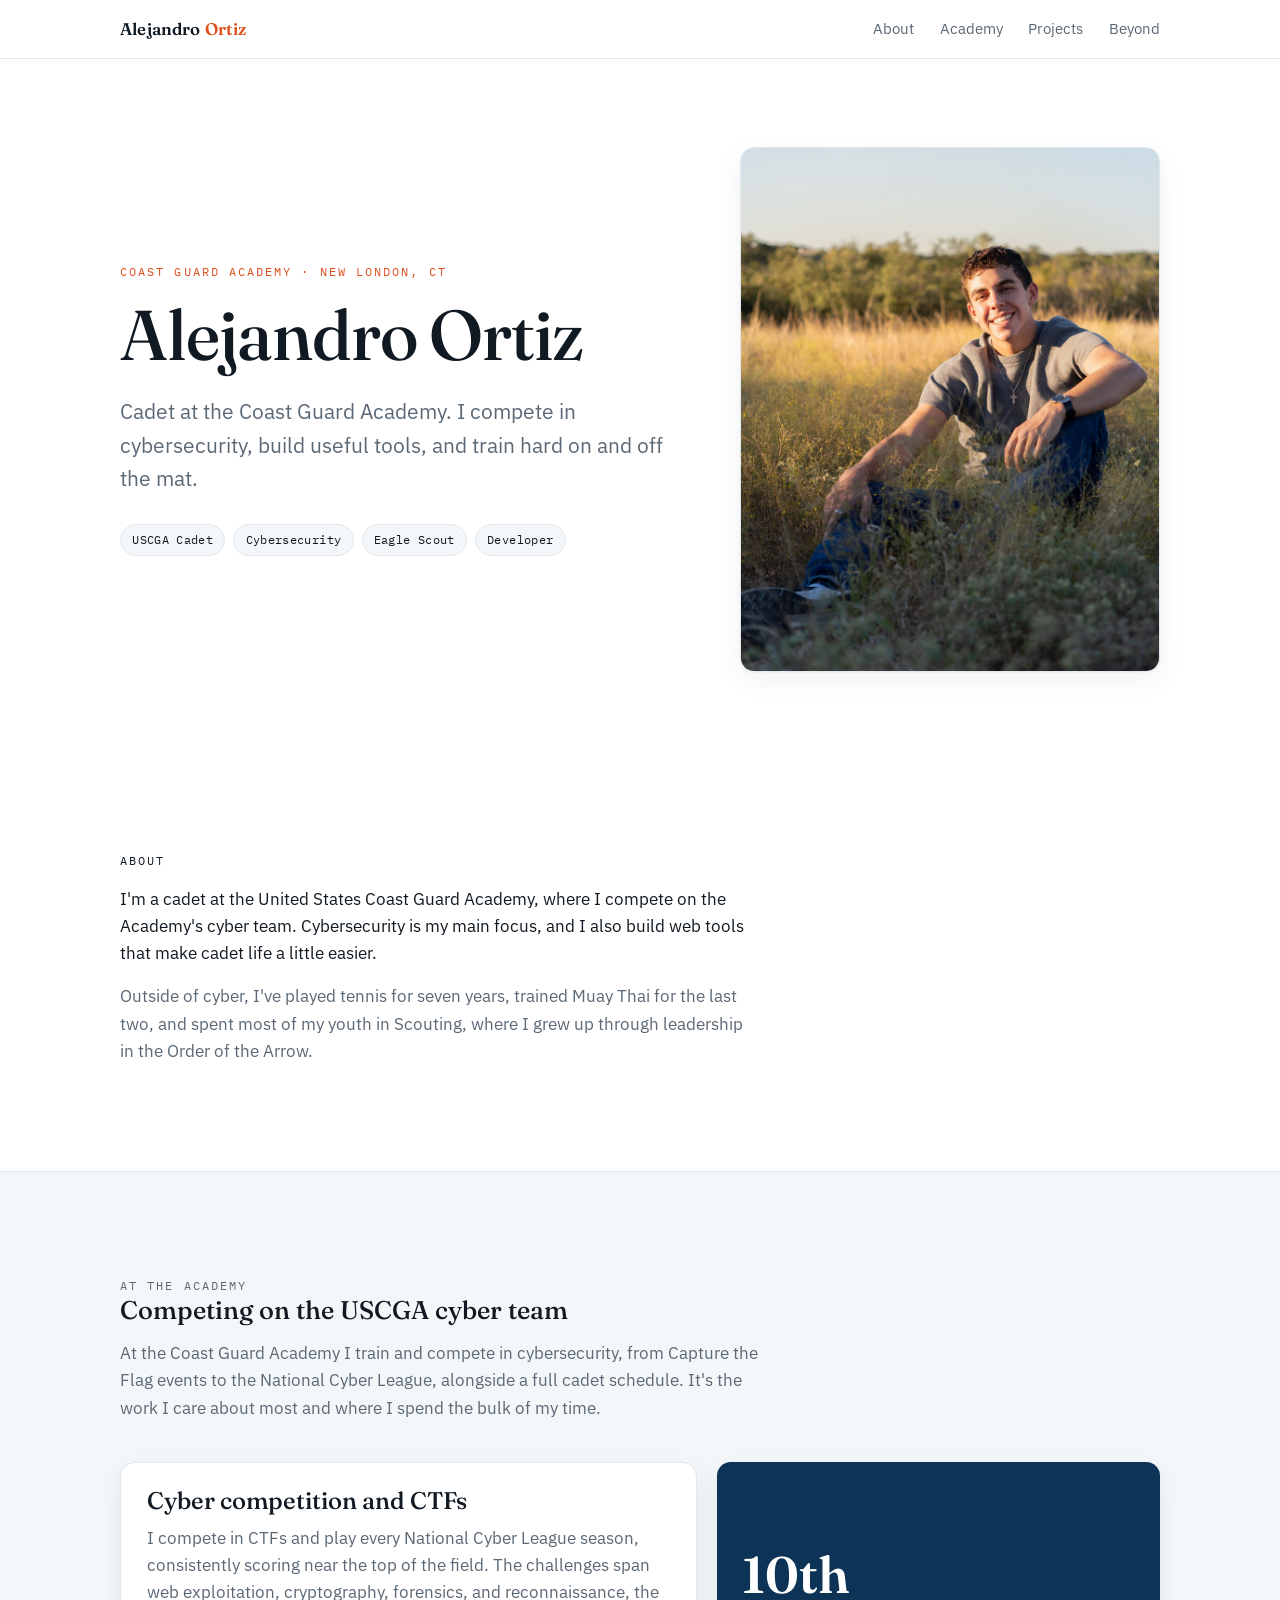
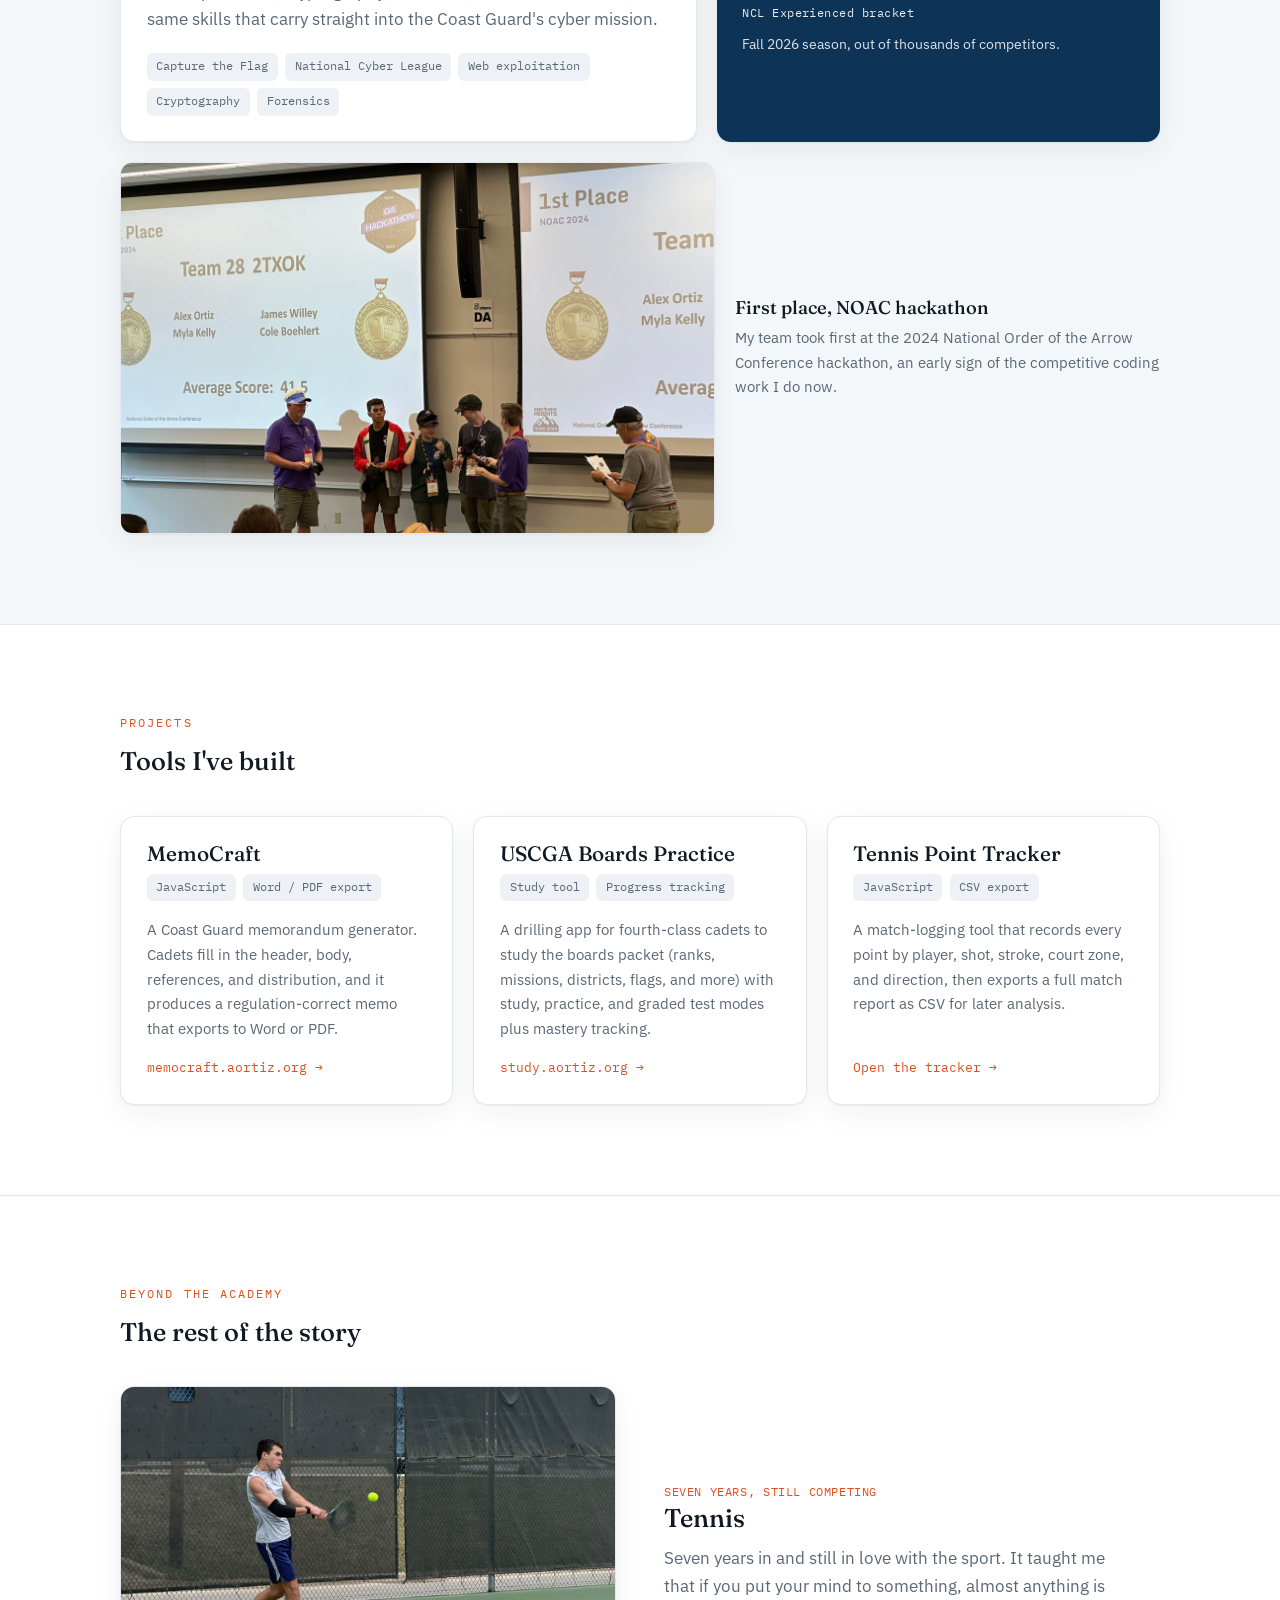
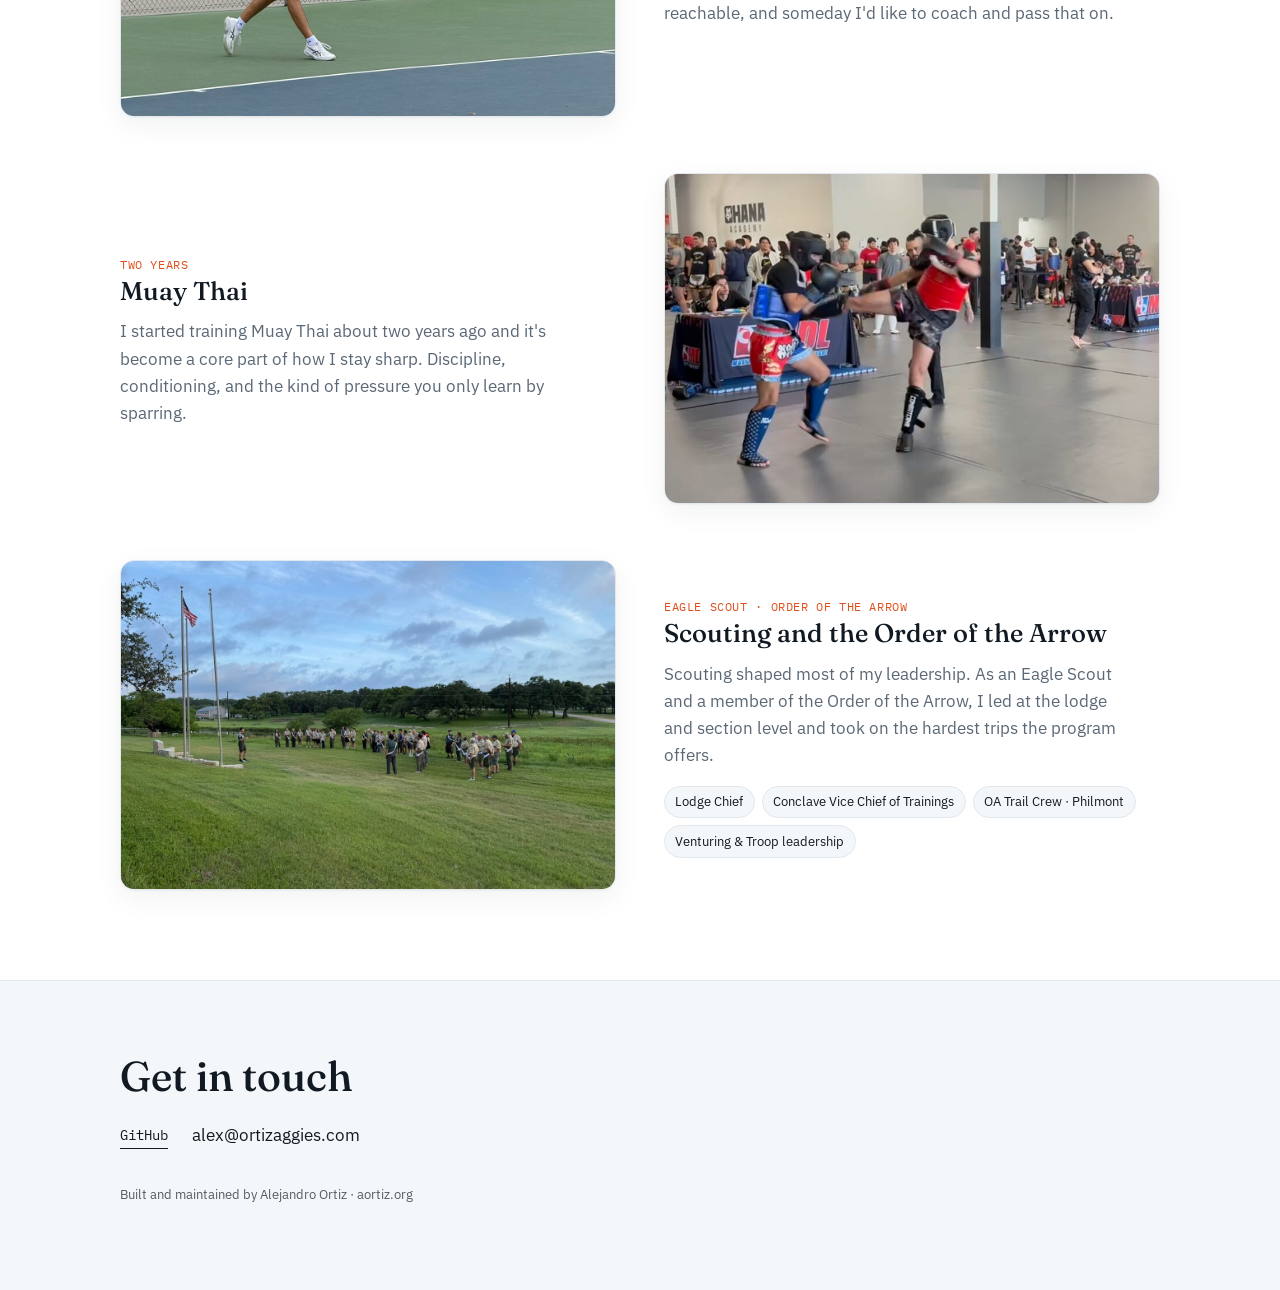
<file: index.html>
<!DOCTYPE html>
<html lang="en">

<head>
  <meta charset="UTF-8">
  <meta name="viewport" content="width=device-width, initial-scale=1.0, viewport-fit=cover">
  <title>Alejandro Ortiz</title>
  <meta name="description" content="Alejandro Ortiz is a U.S. Coast Guard Academy cadet and cybersecurity competitor who builds practical web tools.">
  <link rel="icon" href="images/favicon.svg" type="image/svg+xml">

  <!-- Open Graph / social preview -->
  <meta property="og:type" content="website">
  <meta property="og:title" content="Alejandro Ortiz">
  <meta property="og:description" content="U.S. Coast Guard Academy cadet, cybersecurity competitor, and developer.">
  <meta property="og:url" content="https://aortiz.org/">
  <meta property="og:image" content="https://aortiz.org/images/alex.jpg">
  <meta name="twitter:card" content="summary_large_image">

  <link rel="preconnect" href="https://fonts.googleapis.com">
  <link rel="preconnect" href="https://fonts.gstatic.com" crossorigin>
  <link rel="stylesheet" href="https://fonts.googleapis.com/css2?family=Fraunces:opsz,wght@9..144,400;9..144,500;9..144,600&family=IBM+Plex+Sans:wght@400;500;600&family=IBM+Plex+Mono:wght@400;500&display=swap">
  <link rel="stylesheet" href="css/main.css">
</head>

<body>
  <nav>
    <div class="wrap nav-inner">
      <a href="#top" class="brand">Alejandro <span>Ortiz</span></a>
      <div class="nav-links">
        <a href="#about">About</a>
        <a href="#academy">Academy</a>
        <a href="#projects">Projects</a>
        <a href="#beyond">Beyond</a>
      </div>
    </div>
  </nav>

  <header id="top" class="masthead">
    <div class="wrap masthead-grid">
      <div>
        <p class="eyebrow">Coast Guard Academy &middot; New London, CT</p>
        <h1>Alejandro Ortiz</h1>
        <p class="lede">Cadet at the Coast Guard Academy. I compete in cybersecurity, build useful tools, and train hard on and off the mat.</p>
        <div class="chips">
          <span class="chip">USCGA Cadet</span>
          <span class="chip">Cybersecurity</span>
          <span class="chip">Eagle Scout</span>
          <span class="chip">Developer</span>
        </div>
      </div>
      <div class="portrait">
        <img src="images/alex.jpg" alt="Alejandro Ortiz">
      </div>
    </div>
  </header>

  <section id="about" class="about">
    <div class="wrap">
      <p class="eyebrow">About</p>
      <p>I'm a cadet at the United States Coast Guard Academy, where I compete on the Academy's cyber team. Cybersecurity is my main focus, and I also build web tools that make cadet life a little easier.</p>
      <p class="muted">Outside of cyber, I've played tennis for seven years, trained Muay Thai for the last two, and spent most of my youth in Scouting, where I grew up through leadership in the Order of the Arrow.</p>
    </div>
  </section>

  <section id="academy" class="academy">
    <div class="wrap">
      <div class="academy-head">
        <p class="eyebrow">At the Academy</p>
        <h2>Competing on the USCGA cyber team</h2>
        <p>At the Coast Guard Academy I train and compete in cybersecurity, from Capture the Flag events to the National Cyber League, alongside a full cadet schedule. It's the work I care about most and where I spend the bulk of my time.</p>
      </div>
      <div class="cyber">
        <div class="card cyber-main">
          <h3>Cyber competition and CTFs</h3>
          <p>I compete in CTFs and play every National Cyber League season, consistently scoring near the top of the field. The challenges span web exploitation, cryptography, forensics, and reconnaissance, the same skills that carry straight into the Coast Guard's cyber mission.</p>
          <div class="tags">
            <span class="tag">Capture the Flag</span>
            <span class="tag">National Cyber League</span>
            <span class="tag">Web exploitation</span>
            <span class="tag">Cryptography</span>
            <span class="tag">Forensics</span>
          </div>
        </div>
        <div class="card stat">
          <span class="big">10th</span>
          <span class="label">NCL Experienced bracket</span>
          <span class="sub">Fall 2026 season, out of thousands of competitors.</span>
        </div>
      </div>
      <div class="hackathon">
        <div class="shot"><img src="images/hackathon.jpg" alt="Alejandro's team accepting a first-place hackathon award"></div>
        <div class="note">
          <h3>First place, NOAC hackathon</h3>
          <p>My team took first at the 2024 National Order of the Arrow Conference hackathon, an early sign of the competitive coding work I do now.</p>
        </div>
      </div>
    </div>
  </section>

  <section id="projects">
    <div class="wrap">
      <p class="eyebrow">Projects</p>
      <h2>Tools I've built</h2>
      <div class="projects-grid">

        <a class="card project" href="https://memocraft.aortiz.org" target="_blank" rel="noopener">
          <h3>MemoCraft</h3>
          <div class="tags"><span class="tag">JavaScript</span><span class="tag">Word / PDF export</span></div>
          <p>A Coast Guard memorandum generator. Cadets fill in the header, body, references, and distribution, and it produces a regulation-correct memo that exports to Word or PDF.</p>
          <span class="link">memocraft.aortiz.org &rarr;</span>
        </a>

        <a class="card project" href="https://study.aortiz.org" target="_blank" rel="noopener">
          <h3>USCGA Boards Practice</h3>
          <div class="tags"><span class="tag">Study tool</span><span class="tag">Progress tracking</span></div>
          <p>A drilling app for fourth-class cadets to study the boards packet (ranks, missions, districts, flags, and more) with study, practice, and graded test modes plus mastery tracking.</p>
          <span class="link">study.aortiz.org &rarr;</span>
        </a>

        <a class="card project" href="point-tracker.html">
          <h3>Tennis Point Tracker</h3>
          <div class="tags"><span class="tag">JavaScript</span><span class="tag">CSV export</span></div>
          <p>A match-logging tool that records every point by player, shot, stroke, court zone, and direction, then exports a full match report as CSV for later analysis.</p>
          <span class="link">Open the tracker &rarr;</span>
        </a>

      </div>
    </div>
  </section>

  <section id="beyond">
    <div class="wrap">
      <p class="eyebrow">Beyond the Academy</p>
      <h2>The rest of the story</h2>
      <div class="life">

        <div class="life-item">
          <div class="life-media"><img src="images/tennis.jpg" alt="Alejandro hitting a backhand during a tennis match"></div>
          <div class="life-body">
            <span class="meta">Seven years, still competing</span>
            <h3>Tennis</h3>
            <p>Seven years in and still in love with the sport. It taught me that if you put your mind to something, almost anything is reachable, and someday I'd like to coach and pass that on.</p>
          </div>
        </div>

        <div class="life-item">
          <div class="life-media"><img src="images/muaythai.jpg" alt="Alejandro throwing a kick in a Muay Thai match"></div>
          <div class="life-body">
            <span class="meta">Two years</span>
            <h3>Muay Thai</h3>
            <p>I started training Muay Thai about two years ago and it's become a core part of how I stay sharp. Discipline, conditioning, and the kind of pressure you only learn by sparring.</p>
          </div>
        </div>

        <div class="life-item">
          <div class="life-media"><img src="images/scouting.jpg" alt="A Scout flag ceremony on an open field"></div>
          <div class="life-body">
            <span class="meta">Eagle Scout &middot; Order of the Arrow</span>
            <h3>Scouting and the Order of the Arrow</h3>
            <p>Scouting shaped most of my leadership. As an Eagle Scout and a member of the Order of the Arrow, I led at the lodge and section level and took on the hardest trips the program offers.</p>
            <ul class="roles">
              <li>Lodge Chief</li>
              <li>Conclave Vice Chief of Trainings</li>
              <li>OA Trail Crew &middot; Philmont</li>
              <li>Venturing &amp; Troop leadership</li>
            </ul>
          </div>
        </div>

      </div>
    </div>
  </section>

  <footer>
    <div class="wrap">
      <h2>Get in touch</h2>
      <div class="contact">
        <a class="cta" href="https://github.com/alejandro-ortiz" target="_blank" rel="noopener">GitHub</a>
        <span class="cta" style="border:none;">alex@ortizaggies.com</span>
      </div>
      <p class="fine">Built and maintained by Alejandro Ortiz &middot; aortiz.org</p>
    </div>
  </footer>
</body>

</html>
</file>
<file: css/main.css>
/* Alex Ortiz — personal site
   Layout: slim sticky nav over a single column of full-width bands;
   content held to a readable measure, cool-white ground, navy structure, one orange pop. */

:root {
  --bg: #ffffff;
  --surface: #f4f7f9;
  --surface-2: #eef2f6;
  --fg: #111a22;
  --muted: #5b6875;
  --border: #e2e8ee;
  --navy: #0d3356;
  --navy-soft: #1c4d7c;
  --accent: #df4f1b;      /* racing-stripe orange, used sparingly */
  --shadow: 0 1px 2px rgba(16,26,34,.04), 0 8px 28px rgba(16,26,34,.06);
  --maxw: 1080px;
  --measure: 64ch;
  --font-display: "Fraunces", Georgia, "Times New Roman", serif;
  --font-body: "IBM Plex Sans", system-ui, -apple-system, sans-serif;
  --font-mono: "IBM Plex Mono", ui-monospace, "SF Mono", Menlo, monospace;
}
@media (prefers-color-scheme: dark) {
  :root:not([data-theme="light"]) {
    --bg: #0b1119;
    --surface: #121a24;
    --surface-2: #17212e;
    --fg: #e7edf3;
    --muted: #9aa8b6;
    --border: #26323f;
    --navy: #7fb2e4;
    --navy-soft: #a9cdf0;
    --accent: #ff6a3c;
    --shadow: 0 1px 2px rgba(0,0,0,.3), 0 10px 30px rgba(0,0,0,.4);
    color-scheme: dark;
  }
}
:root[data-theme="dark"] {
  --bg: #0b1119;
  --surface: #121a24;
  --surface-2: #17212e;
  --fg: #e7edf3;
  --muted: #9aa8b6;
  --border: #26323f;
  --navy: #7fb2e4;
  --navy-soft: #a9cdf0;
  --accent: #ff6a3c;
  --shadow: 0 1px 2px rgba(0,0,0,.3), 0 10px 30px rgba(0,0,0,.4);
  color-scheme: dark;
}

* { box-sizing: border-box; }
html { scroll-behavior: smooth; }
body {
  margin: 0;
  background: var(--bg);
  color: var(--fg);
  font-family: var(--font-body);
  font-size: 17px;
  line-height: 1.6;
  -webkit-font-smoothing: antialiased;
}
a { color: inherit; }
img { display: block; max-width: 100%; }
h1, h2, h3 { font-family: var(--font-display); font-weight: 500; text-wrap: balance; line-height: 1.12; margin: 0; }

.wrap {
  max-width: var(--maxw);
  margin-inline: auto;
  padding-left: max(20px, env(safe-area-inset-left, 0px));
  padding-right: max(20px, env(safe-area-inset-right, 0px));
}
.eyebrow {
  font-family: var(--font-mono);
  font-size: .72rem;
  letter-spacing: .18em;
  text-transform: uppercase;
  color: var(--accent);
  margin: 0 0 .9rem;
}
section { padding-block: clamp(3.5rem, 7vw, 6rem); }
section + section { border-top: 1px solid var(--border); }

/* Nav */
nav {
  position: sticky;
  top: 0;
  z-index: 15;
  background: color-mix(in srgb, var(--bg) 86%, transparent);
  backdrop-filter: blur(10px);
  border-bottom: 1px solid var(--border);
}
.nav-inner {
  display: flex;
  align-items: center;
  justify-content: space-between;
  gap: 1rem;
  height: 58px;
}
.brand { font-family: var(--font-display); font-weight: 600; font-size: 1.05rem; letter-spacing: .01em; text-decoration: none; }
.brand span { color: var(--accent); }
.nav-links { display: flex; gap: 1.6rem; align-items: center; }
.nav-links a {
  text-decoration: none;
  font-size: .92rem;
  color: var(--muted);
  transition: color .15s;
}
.nav-links a:hover { color: var(--fg); }
@media (max-width: 640px) { .nav-links a { display: none; } }

/* Masthead */
.masthead { padding-top: clamp(3rem, 7vw, 5.5rem); padding-bottom: clamp(3.5rem, 7vw, 6rem); }
.masthead-grid {
  display: grid;
  grid-template-columns: 1.15fr .85fr;
  gap: clamp(1.5rem, 4vw, 3.5rem);
  align-items: center;
}
.masthead h1 {
  font-size: clamp(2.6rem, 6.5vw, 4.4rem);
  letter-spacing: -.015em;
  font-weight: 500;
}
.lede {
  font-size: clamp(1.1rem, 2vw, 1.3rem);
  color: var(--muted);
  max-width: 42ch;
  margin: 1.3rem 0 1.8rem;
}
.chips { display: flex; flex-wrap: wrap; gap: .5rem; }
.chip {
  font-family: var(--font-mono);
  font-size: .76rem;
  letter-spacing: .03em;
  padding: .34rem .7rem;
  border: 1px solid var(--border);
  border-radius: 999px;
  color: var(--fg);
  background: var(--surface);
}
.portrait {
  position: relative;
  aspect-ratio: 4 / 5;
  border-radius: 14px;
  overflow: hidden;
  box-shadow: var(--shadow);
  border: 1px solid var(--border);
}
.portrait img { width: 100%; height: 100%; object-fit: cover; }
@media (max-width: 760px) {
  .masthead-grid { grid-template-columns: 1fr; }
  .portrait { max-width: 320px; }
}

/* About */
.about p { max-width: var(--measure); color: var(--fg); margin: 0 0 1rem; }
.about .muted { color: var(--muted); }

/* Academy / cyber */
.academy { background: var(--surface); }
.academy-head { max-width: var(--measure); }
.academy-head p { color: var(--muted); margin: 1rem 0 0; }
.cyber {
  margin-top: 2.5rem;
  display: grid;
  grid-template-columns: 1.3fr 1fr;
  gap: 1.25rem;
}
@media (max-width: 760px) { .cyber { grid-template-columns: 1fr; } }
.card {
  background: var(--bg);
  border: 1px solid var(--border);
  border-radius: 14px;
  padding: 1.6rem;
  box-shadow: var(--shadow);
}
.cyber-main h3 { font-size: 1.5rem; margin-bottom: .6rem; }
.cyber-main p { color: var(--muted); margin: 0; max-width: 52ch; }
.tags { display: flex; flex-wrap: wrap; gap: .45rem; margin-top: 1.2rem; }
.tag {
  font-family: var(--font-mono);
  font-size: .74rem;
  padding: .28rem .6rem;
  border-radius: 6px;
  background: var(--surface-2);
  color: var(--muted);
}
.stat {
  display: flex;
  flex-direction: column;
  justify-content: center;
  gap: .2rem;
  background: var(--navy);
  color: #ffffff;
  border: none;
}
:root:not([data-theme="light"]) .stat { color: #0b1119; }
:root[data-theme="dark"] .stat { color: #0b1119; }
@media (prefers-color-scheme: light) { :root:not([data-theme="dark"]) .stat { color: #ffffff; } }
.stat .big { font-family: var(--font-display); font-size: 3.2rem; font-weight: 600; line-height: 1; }
.stat .label { font-family: var(--font-mono); font-size: .76rem; letter-spacing: .04em; opacity: .9; }
.stat .sub { font-size: .9rem; opacity: .85; margin-top: .4rem; }

.hackathon {
  margin-top: 1.25rem;
  display: grid;
  grid-template-columns: 1.4fr 1fr;
  gap: 1.25rem;
  align-items: center;
}
@media (max-width: 760px) { .hackathon { grid-template-columns: 1fr; } }
.hackathon .shot { aspect-ratio: 16 / 10; border-radius: 12px; overflow: hidden; border: 1px solid var(--border); box-shadow: var(--shadow); }
.hackathon .shot img { width: 100%; height: 100%; object-fit: cover; }
.hackathon .note h3 { font-size: 1.15rem; margin-bottom: .4rem; }
.hackathon .note p { color: var(--muted); margin: 0; font-size: .95rem; }

/* Projects */
.projects-grid {
  margin-top: 2.5rem;
  display: grid;
  grid-template-columns: repeat(3, 1fr);
  gap: 1.25rem;
}
@media (max-width: 860px) { .projects-grid { grid-template-columns: 1fr; } }
.project {
  display: flex;
  flex-direction: column;
  text-decoration: none;
  color: inherit;
  transition: transform .18s ease, box-shadow .18s ease;
}
.project:hover { transform: translateY(-3px); box-shadow: 0 14px 34px rgba(16,26,34,.1); }
.project h3 { font-size: 1.3rem; margin-bottom: .5rem; }
.project p { color: var(--muted); font-size: .96rem; margin: 0 0 1.1rem; flex: 1; }
.project .link {
  font-family: var(--font-mono);
  font-size: .8rem;
  color: var(--accent);
  display: inline-flex;
  align-items: center;
  gap: .4rem;
}
.project .tags { margin-top: 0; margin-bottom: 1rem; }

/* Beyond */
.life { display: flex; flex-direction: column; gap: clamp(2rem, 5vw, 3.5rem); margin-top: 2.5rem; }
.life-item {
  display: grid;
  grid-template-columns: 1fr 1fr;
  gap: clamp(1.25rem, 4vw, 3rem);
  align-items: center;
}
.life-item:nth-child(even) .life-media { order: 2; }
@media (max-width: 760px) {
  .life-item, .life-item:nth-child(even) .life-media { grid-template-columns: 1fr; order: 0; }
}
.life-media {
  aspect-ratio: 3 / 2;
  border-radius: 14px;
  overflow: hidden;
  border: 1px solid var(--border);
  box-shadow: var(--shadow);
}
.life-media img { width: 100%; height: 100%; object-fit: cover; }
.life-body h3 { font-size: 1.6rem; margin-bottom: .2rem; }
.life-body .meta { font-family: var(--font-mono); font-size: .76rem; letter-spacing: .05em; color: var(--accent); text-transform: uppercase; }
.life-body p { color: var(--muted); margin: .8rem 0 0; max-width: 46ch; }
.roles { list-style: none; padding: 0; margin: 1rem 0 0; display: flex; flex-wrap: wrap; gap: .45rem; }
.roles li {
  font-size: .82rem;
  padding: .3rem .65rem;
  border: 1px solid var(--border);
  border-radius: 999px;
  background: var(--surface);
  color: var(--fg);
}

/* Footer */
footer { background: var(--navy); color: #eaf1f8; padding-block: clamp(3rem, 6vw, 4.5rem); }
:root:not([data-theme="light"]) footer { background: var(--surface); color: var(--fg); border-top: 1px solid var(--border); }
:root[data-theme="dark"] footer { background: var(--surface); color: var(--fg); border-top: 1px solid var(--border); }
footer h2 { font-size: clamp(1.8rem, 4vw, 2.6rem); color: inherit; }
footer .contact { margin-top: 1.4rem; display: flex; flex-wrap: wrap; gap: 1.5rem; align-items: center; }
footer a.cta { text-decoration: none; font-family: var(--font-mono); font-size: .9rem; color: inherit; border-bottom: 1px solid currentColor; padding-bottom: 2px; }
footer .fine { margin-top: 2.2rem; font-size: .82rem; opacity: .7; }

@media (prefers-reduced-motion: reduce) { html { scroll-behavior: auto; } * { transition: none !important; } }
</file>
